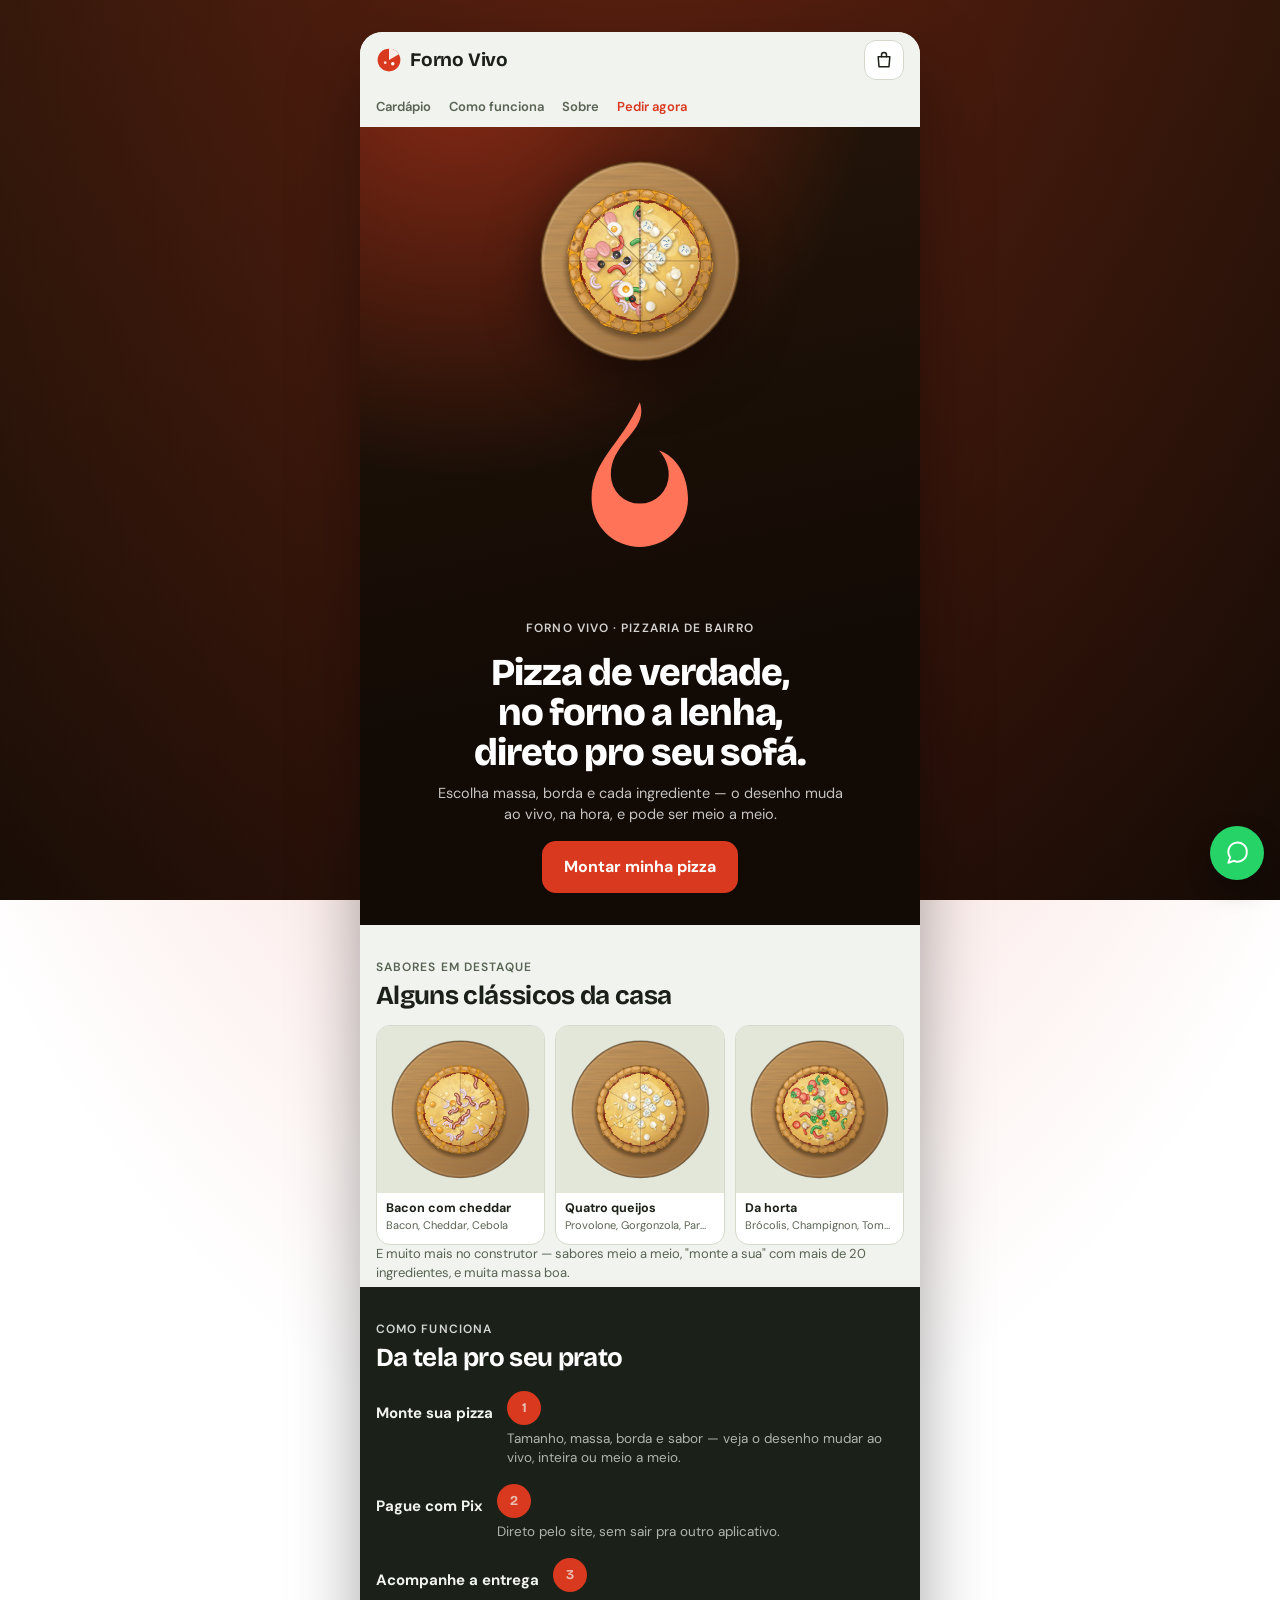
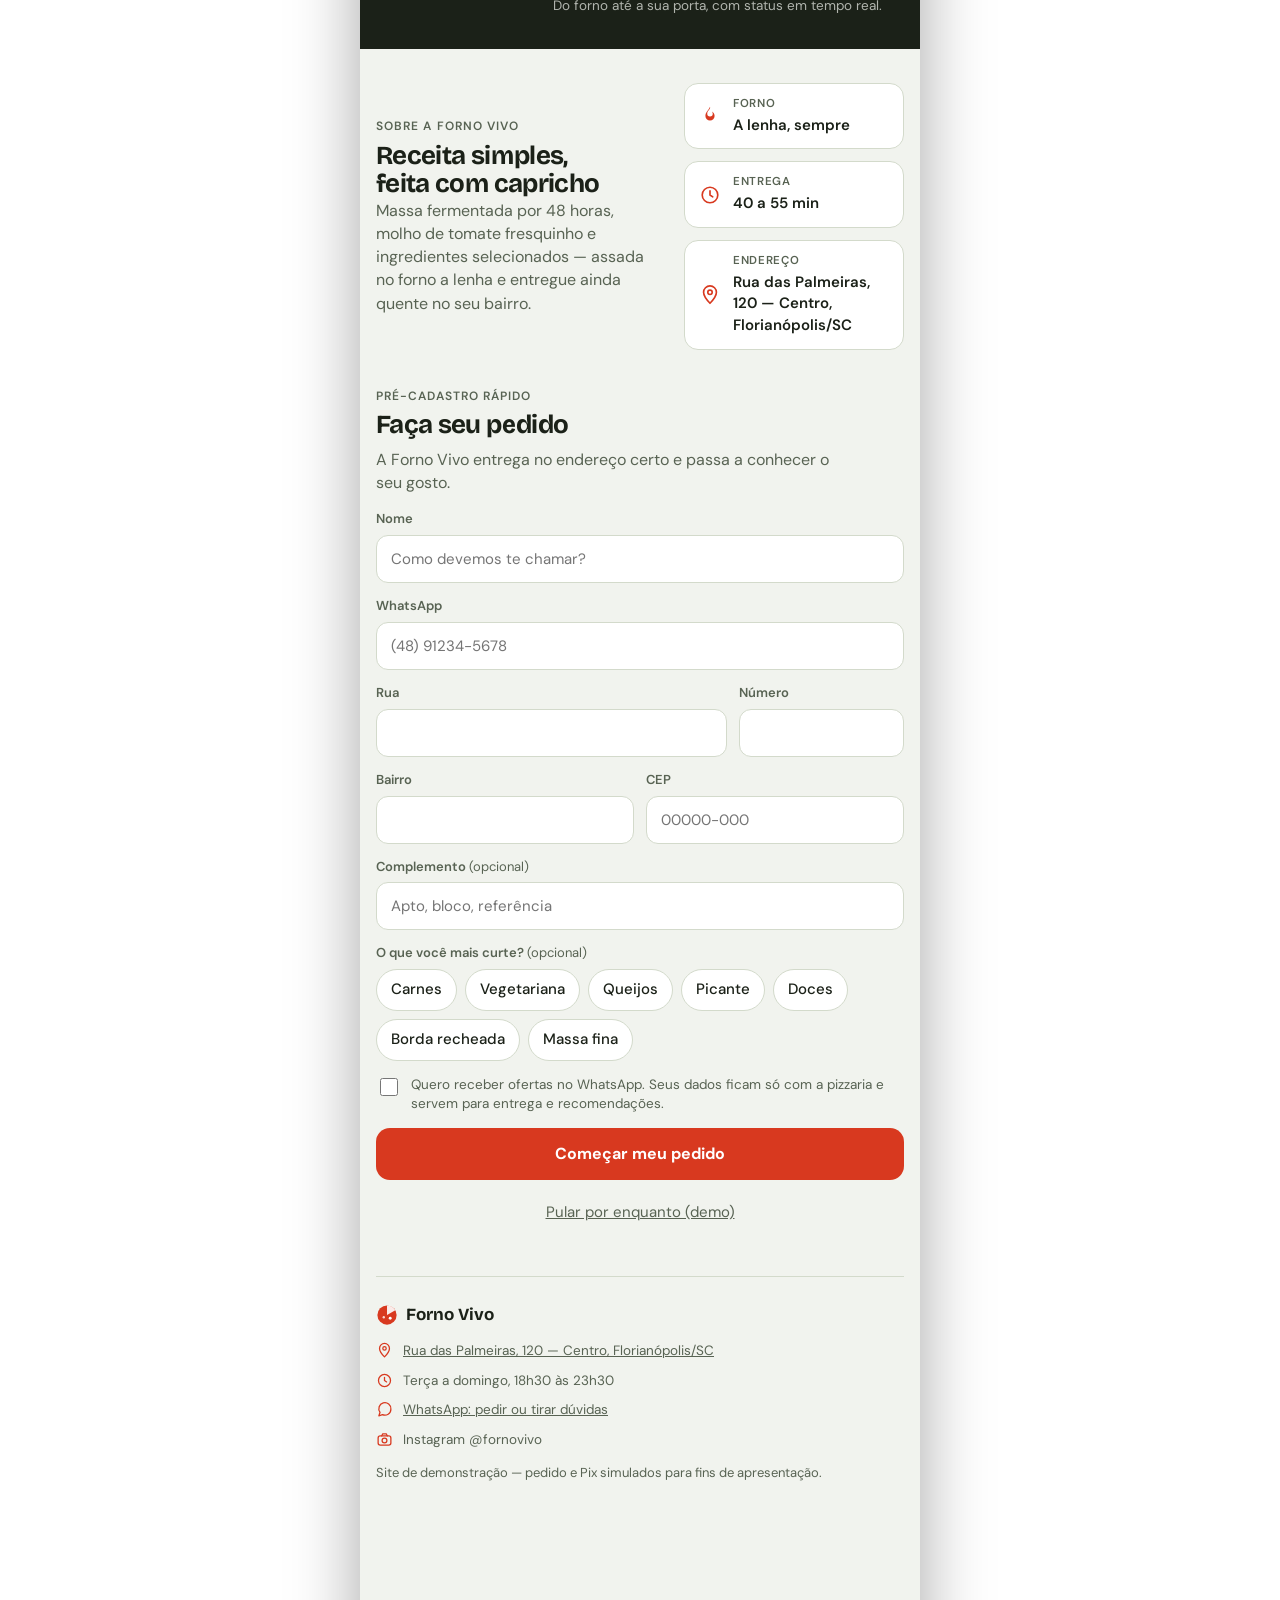
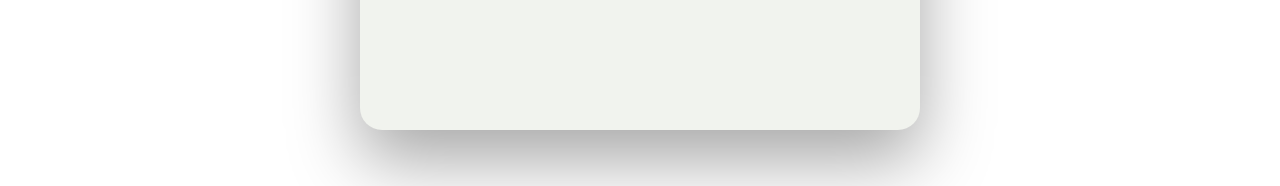
<file: forno-vivo-site/index.html>
<!doctype html>
<html lang="pt-BR">
<head>
<meta charset="utf-8">
<meta name="viewport" content="width=device-width, initial-scale=1, viewport-fit=cover">
<meta name="theme-color" content="#D8391F">
<title>Forno Vivo — Peça sua pizza online</title>
<meta name="description" content="Monte sua pizza, acompanhe o desenho mudar ao vivo e pague com Pix sem sair do site.">

<!-- Favicon inline (sem arquivo externo): uma fatia simples na cor da marca.
     Evita um pedido de rede a mais e o 404 de "favicon.ico ausente" que o
     navegador faz sozinho quando nenhum favicon é declarado. -->
<link rel="icon" href="data:image/svg+xml,%3Csvg xmlns='http://www.w3.org/2000/svg' viewBox='0 0 32 32'%3E%3Ccircle cx='16' cy='16' r='15' fill='%23D8391F'/%3E%3Ccircle cx='16' cy='16' r='10.5' fill='%23F4D06F'/%3E%3Ccircle cx='12' cy='13' r='1.6' fill='%23D8391F'/%3E%3Ccircle cx='19' cy='12.5' r='1.3' fill='%23D8391F'/%3E%3Ccircle cx='16' cy='19' r='1.5' fill='%23D8391F'/%3E%3Ccircle cx='21' cy='18' r='1.1' fill='%23D8391F'/%3E%3C/svg%3E">

<!-- Fonte: títulos em Bricolage Grotesque, texto em DM Sans (Google Fonts) -->
<link rel="preconnect" href="https://fonts.googleapis.com">
<link rel="stylesheet" href="https://fonts.googleapis.com/css2?family=Bricolage+Grotesque:opsz,wght@12..96,500..800&family=DM+Sans:opsz,wght@9..40,400..700&display=swap">

<!-- Todo o estilo do site vive em css/style.css (ver comentários lá dentro) -->
<link rel="stylesheet" href="css/style.css">
</head>
<body>

<!--
  Esta <svg> invisível (width/height 0) só existe para guardar as
  definições reutilizáveis (<defs>) usadas pelo desenho da pizza:
  gradientes (cor do queijo, da massa, do molho...) e filtros (textura
  da madeira, derretimento do queijo, sombra dos ingredientes...).
  Precisa ficar no HTML (não dá para mover para um arquivo externo),
  porque os elementos do desenho referenciam essas definições por
  id, com url(#id-do-gradiente-ou-filtro). Quem gera o restante do
  desenho é js/draw.js.
-->
<svg width="0" height="0" style="position:absolute" aria-hidden="true" focusable="false"><defs>

<linearGradient id="g-wood" x1="0" y1="0" x2="1" y2="1"><stop offset="0" stop-color="#C99C64"/><stop offset=".5" stop-color="#B2854F"/><stop offset="1" stop-color="#8F653A"/></linearGradient>
<radialGradient id="g-sauce" cx=".5" cy=".5" r=".5"><stop offset="0" stop-color="#C63D24"/><stop offset="1" stop-color="#8E2313"/></radialGradient>
<radialGradient id="g-cheese" cx=".42" cy=".38" r=".65"><stop offset="0" stop-color="#F8E29A"/><stop offset=".6" stop-color="#F1C963"/><stop offset="1" stop-color="#DDA240"/></radialGradient>
<radialGradient id="g-bubble" cx=".4" cy=".35" r=".7"><stop offset="0" stop-color="#FFF0B8"/><stop offset="1" stop-color="#EBBB57"/></radialGradient>
<radialGradient id="g-light" cx=".33" cy=".28" r=".85"><stop offset="0" stop-color="#fff" stop-opacity=".15"/><stop offset=".5" stop-color="#fff" stop-opacity="0"/><stop offset="1" stop-color="#1a0800" stop-opacity=".3"/></radialGradient>
<radialGradient id="g-tomato" cx=".4" cy=".35" r=".8"><stop offset="0" stop-color="#F26A50"/><stop offset="1" stop-color="#D02E1A"/></radialGradient>
<radialGradient id="g-cal" cx=".4" cy=".35" r=".8"><stop offset="0" stop-color="#C6402F"/><stop offset=".7" stop-color="#9A2018"/><stop offset="1" stop-color="#6E140E"/></radialGradient>
<radialGradient id="g-olive" cx=".35" cy=".3" r=".8"><stop offset="0" stop-color="#4c4c4c"/><stop offset="1" stop-color="#151515"/></radialGradient>
<linearGradient id="g-mush" x1="0" y1="0" x2="0" y2="1"><stop offset="0" stop-color="#F3E8D4"/><stop offset="1" stop-color="#CDB48D"/></linearGradient>
<radialGradient id="g-broc" cx=".4" cy=".35" r=".8"><stop offset="0" stop-color="#55B658"/><stop offset="1" stop-color="#216B2B"/></radialGradient>
<linearGradient id="g-leaf" x1="0" y1="0" x2="1" y2="1"><stop offset="0" stop-color="#82CE66"/><stop offset="1" stop-color="#2E7E34"/></linearGradient>
<radialGradient id="g-basil" cx=".4" cy=".35" r=".8"><stop offset="0" stop-color="#44B04E"/><stop offset="1" stop-color="#17602A"/></radialGradient>
<radialGradient id="g-corn" cx=".35" cy=".3" r=".8"><stop offset="0" stop-color="#FFE467"/><stop offset="1" stop-color="#E0A80A"/></radialGradient>
<radialGradient id="g-heart" cx=".4" cy=".35" r=".8"><stop offset="0" stop-color="#FFF6D9"/><stop offset="1" stop-color="#E9CF96"/></radialGradient>
<radialGradient id="g-white" cx=".4" cy=".35" r=".8"><stop offset="0" stop-color="#FFFFFF"/><stop offset="1" stop-color="#F0E9D9"/></radialGradient>
<radialGradient id="g-yolk" cx=".4" cy=".35" r=".75"><stop offset="0" stop-color="#FFD65A"/><stop offset="1" stop-color="#F08A00"/></radialGradient>
<linearGradient id="g-ham" x1="0" y1="0" x2="1" y2="1"><stop offset="0" stop-color="#F8BDB6"/><stop offset="1" stop-color="#E78681"/></linearGradient>
<radialGradient id="g-beef" cx=".4" cy=".35" r=".8"><stop offset="0" stop-color="#8E5236"/><stop offset="1" stop-color="#4B2717"/></radialGradient>
<linearGradient id="g-prov" x1="0" y1="0" x2="1" y2="1"><stop offset="0" stop-color="#FFF2BB"/><stop offset="1" stop-color="#F0CB5E"/></linearGradient>
<radialGradient id="g-gorg" cx=".4" cy=".35" r=".8"><stop offset="0" stop-color="#FCF9EE"/><stop offset="1" stop-color="#E2DDC8"/></radialGradient>
<radialGradient id="g-cream" cx=".4" cy=".3" r=".8"><stop offset="0" stop-color="#FFFFFF"/><stop offset="1" stop-color="#F3EACF"/></radialGradient>
<radialGradient id="g-cheddar" cx=".4" cy=".3" r=".8"><stop offset="0" stop-color="#FFC95E"/><stop offset="1" stop-color="#EF8C12"/></radialGradient>
<radialGradient id="g-choc" cx=".4" cy=".35" r=".8"><stop offset="0" stop-color="#6F3D26"/><stop offset="1" stop-color="#42221A"/></radialGradient>
<radialGradient id="g-straw" cx=".4" cy=".35" r=".8"><stop offset="0" stop-color="#FF7386"/><stop offset="1" stop-color="#C21D39"/></radialGradient>
<filter id="f-wood" x="0" y="0" width="100%" height="100%"><feTurbulence type="fractalNoise" baseFrequency="0.012 0.3" numOctaves="3" seed="4" result="n"/><feColorMatrix in="n" type="matrix" values="0 0 0 0 .32  0 0 0 0 .19  0 0 0 0 .08  0 0 0 .9 -.28" result="grain"/><feComposite in="grain" in2="SourceGraphic" operator="in" result="g2"/><feMerge><feMergeNode in="SourceGraphic"/><feMergeNode in="g2"/></feMerge></filter>
<filter id="f-edge" x="-8%" y="-8%" width="116%" height="116%"><feTurbulence type="fractalNoise" baseFrequency="0.05" numOctaves="2" seed="5" result="t"/><feDisplacementMap in="SourceGraphic" in2="t" scale="7" xChannelSelector="R" yChannelSelector="G"/></filter>
<filter id="f-crust" x="-8%" y="-8%" width="116%" height="116%"><feTurbulence type="fractalNoise" baseFrequency="0.04" numOctaves="2" seed="8" result="t"/><feDisplacementMap in="SourceGraphic" in2="t" scale="6" xChannelSelector="R" yChannelSelector="G" result="d"/><feGaussianBlur in="d" stdDeviation=".45"/></filter>
<filter id="f-cheese" x="-8%" y="-8%" width="116%" height="116%"><feTurbulence type="fractalNoise" baseFrequency="0.06" numOctaves="3" seed="12" result="t"/><feDisplacementMap in="SourceGraphic" in2="t" scale="9" xChannelSelector="R" yChannelSelector="B" result="d"/><feTurbulence type="fractalNoise" baseFrequency="0.09" numOctaves="2" seed="3" result="t2"/><feColorMatrix in="t2" type="matrix" values="0 0 0 0 .74  0 0 0 0 .44  0 0 0 0 .13  0 0 0 1.5 -.62" result="brown"/><feComposite in="brown" in2="d" operator="in" result="b2"/><feMerge><feMergeNode in="d"/><feMergeNode in="b2"/></feMerge></filter>
<filter id="f-drop" x="-5%" y="-5%" width="110%" height="110%"><feDropShadow dx=".8" dy="1.6" stdDeviation="1.3" flood-color="#3a1a05" flood-opacity=".5"/></filter>
<filter id="f-b1" x="-10%" y="-10%" width="120%" height="120%"><feGaussianBlur stdDeviation="1.1"/></filter>
<filter id="f-b3" x="-20%" y="-20%" width="140%" height="140%"><feGaussianBlur stdDeviation="4"/></filter>
</defs></svg>

<!--
  Estrutura mínima da página: um cabeçalho fixo (#hdr), a área de
  conteúdo que troca de tela (#view), a barra inferior de ação (#bar)
  e um aviso temporário (#toast). Todo o conteúdo de cada tela é
  gerado dinamicamente pelo JavaScript em js/app.js — isso é o que
  permite trocar de tela sem recarregar a página (comportamento de
  "app de uma página só").
-->
<div class="app" id="app">
  <header class="top" id="hdr"></header>
  <main id="view"></main>
  <div class="bar" id="bar" hidden></div>
  <div class="toast" id="toast" role="status" aria-live="polite" hidden></div>
  <div id="fab" hidden></div>
</div>

<!--
  Ordem de carregamento dos scripts — IMPORTA, porque cada um usa o que
  o anterior definiu (nenhum é um módulo ES, todos compartilham o mesmo
  escopo global, como arquivos clássicos de <script>):
    1. catalog.js → dados da pizzaria (o arquivo que você edita por cliente)
    2. core.js    → utilitários, estado e cálculo de preços
    3. draw.js    → motor de desenho da pizza em SVG
    4. app.js     → telas, navegação e ações (inicializa o app no final)
-->
<script src="js/catalog.js"></script>
<script src="js/core.js"></script>
<script src="js/draw.js"></script>
<script src="js/app.js"></script>
</body>
</html>
</file>
<file: forno-vivo-site/css/style.css>
/* ==========================================================================
   style.css — ESTILO DO SITE
   ==========================================================================
   Organização deste arquivo (procure pelos títulos em CAIXA ALTA):
     1. Tokens de design (cores, fontes) + suporte a modo escuro
     2. Reset básico e tipografia
     3. Cabeçalho / topo fixo
     5. Construtor de pizza (etapas, painel, desenho da pizza)
     6. Selos sem foto (bebidas, confirmação) + 6B. Home/landing
        (hero, destaques, como funciona, sobre — tudo sem nenhuma foto de
        banco de imagens; o visual é sempre o desenho SVG da pizza)
     7. Barra inferior fixa (resumo + botão avançar)
     8. Carrinho
     9. Checkout / pagamento Pix / confirmação
     10. Diversos (toast, acessibilidade, impressão)
     11. RESPONSIVO — tablet e desktop (mobile-first: tudo acima já
         funciona em qualquer tela; aqui só ampliamos o layout)
   Observação: não existe NENHUMA imagem/foto externa neste site — nem
   local, nem de banco de imagens. Isso foi uma decisão deliberada (ver
   catalog.js, seção 9) para o site carregar rápido, nunca mostrar uma
   imagem quebrada e manter uma identidade visual 100% consistente.
   ========================================================================== */

/* --------------------------------------------------------------------------
   1. TOKENS DE DESIGN
   -------------------------------------------------------------------------- */
:root {
  --hdr: 56px;
  --bg: #F1F3EE; --surface: #FFFFFF; --surface2: #E4E9DF; --ink: #1B2118; --muted: #586353; --line: #D3DACB;
  --accent-l: #D8391F; --accent-d: #FF7359; --accent: var(--accent-l); --on-accent: #FFFFFF;
  --bad: #B3261E; --board: #E2E7DA; --board-line: #C9D1BF;
  --display: "Bricolage Grotesque", "DM Sans", system-ui, -apple-system, "Segoe UI", sans-serif;
  --body: "DM Sans", system-ui, -apple-system, "Segoe UI", sans-serif;
  --radius-card: 22px;
}
/* Modo escuro automático (segue a preferência do sistema do visitante) */
@media (prefers-color-scheme: dark) {
  :root:not([data-theme="light"]) {
    --bg: #141913; --surface: #1E251C; --surface2: #262F23; --ink: #EEF2E9; --muted: #A3AE9E; --line: #33402F;
    --accent: var(--accent-d); --on-accent: #1A0E0A; --bad: #FF8A80; --board: #222A1F; --board-line: #34412F;
  }
}
/* Permite forçar o tema via atributo data-theme, se um dia for preciso */
:root[data-theme="dark"] {
  --bg: #141913; --surface: #1E251C; --surface2: #262F23; --ink: #EEF2E9; --muted: #A3AE9E; --line: #33402F;
  --accent: var(--accent-d); --on-accent: #1A0E0A; --bad: #FF8A80; --board: #222A1F; --board-line: #34412F;
}

/* --------------------------------------------------------------------------
   2. RESET BÁSICO E TIPOGRAFIA
   -------------------------------------------------------------------------- */
*{box-sizing:border-box}
html,body{margin:0}
body{background:var(--bg);color:var(--ink);font:400 15px/1.45 var(--body);-webkit-font-smoothing:antialiased}
button{font:inherit;color:inherit;cursor:pointer}
input,textarea{font:inherit}
img{max-width:100%;display:block}
:focus-visible{outline:2px solid var(--accent);outline-offset:2px}

.app{max-width:480px;margin:0 auto;padding-inline:16px;padding-bottom:120px;min-height:100%}

h1,.h2{font-family:var(--display);font-weight:700;letter-spacing:-.025em;margin:0;text-wrap:balance}
h1{font-size:clamp(30px,9vw,40px);line-height:1.02}
.h2{font-size:26px;line-height:1.1}
.lead{color:var(--muted);margin:0;font-size:16px;text-wrap:pretty}
.eyebrow{font-size:12px;letter-spacing:.09em;text-transform:uppercase;color:var(--muted);font-weight:600;margin:0 0 6px}
.fine{font-size:13px;color:var(--muted);margin:0;text-wrap:pretty}

.form{display:grid;gap:14px;margin-top:10px}
.f{display:grid;gap:6px;min-width:0}
.row2{display:grid;grid-template-columns:1fr 1fr;gap:12px}
.row3{display:grid;grid-template-columns:1.7fr .8fr;gap:12px}
label,.lbl{font-size:13px;font-weight:600;color:var(--muted)}
label span,.lbl span{font-weight:400}
input[type=text],input[type=tel],textarea{width:100%;height:48px;border:1px solid var(--line);background:var(--surface);color:var(--ink);border-radius:12px;padding:0 14px}
textarea{height:84px;padding:12px 14px;resize:none}
.err{font-size:12.5px;color:var(--bad)}
.check{display:flex;gap:10px;align-items:flex-start;font-weight:400;font-size:13.5px;color:var(--muted)}
.check input{margin-top:3px;width:18px;height:18px;accent-color:var(--accent);flex:none}

.btn{height:52px;padding:0 22px;border:0;border-radius:14px;background:var(--accent);color:var(--on-accent);font-weight:700;font-size:16px;white-space:nowrap;display:inline-flex;align-items:center;justify-content:center;gap:8px}
.btn:disabled{opacity:.45;cursor:not-allowed}
.btn.sec{background:transparent;color:var(--ink);border:1px solid var(--line)}
.btn.block{width:100%}
.btn svg{width:18px;height:18px;flex:none}
.link{background:none;border:0;color:var(--muted);text-decoration:underline;padding:8px;justify-self:center}

.chips{display:flex;flex-wrap:wrap;gap:8px}
.chip{display:inline-flex;align-items:center;gap:8px;padding:9px 14px;border:1px solid var(--line);background:var(--surface);border-radius:999px;font-weight:500}
.chip em{font-style:normal;font-size:12.5px;color:var(--muted);font-variant-numeric:tabular-nums}
.chip[aria-pressed="true"]{background:var(--accent);border-color:var(--accent);color:var(--on-accent)}
.chip[aria-pressed="true"] em{color:inherit;opacity:.85}

/* --------------------------------------------------------------------------
   3. CABEÇALHO / TOPO FIXO
   -------------------------------------------------------------------------- */
.top{position:sticky;top:env(safe-area-inset-top,0px);z-index:30;display:flex;align-items:center;justify-content:space-between;gap:8px;height:var(--hdr);background:var(--bg);margin-inline:-16px;padding-inline:16px}
.brand{display:flex;align-items:center;gap:8px;border:0;background:none;padding:0;font-family:var(--display);font-weight:700;font-size:19px;letter-spacing:-.01em;min-width:0}
.brand .mark svg{width:26px;height:26px;display:block}
.bname{white-space:nowrap;overflow:hidden;text-overflow:ellipsis}
.top-r{display:flex;align-items:center;gap:8px}
.cartbtn{position:relative;width:40px;height:40px;border-radius:12px;border:1px solid var(--line);background:var(--surface);display:grid;place-items:center;padding:0}
.cartbtn svg{width:20px;height:20px}
.badge{position:absolute;top:-7px;right:-7px;min-width:20px;height:20px;padding:0 5px;border-radius:10px;background:var(--accent);color:var(--on-accent);font-size:12px;font-weight:700;display:grid;place-items:center}

/* --------------------------------------------------------------------------
   5. CONSTRUTOR DE PIZZA
   -------------------------------------------------------------------------- */
.stage{position:sticky;top:calc(env(safe-area-inset-top,0px) + var(--hdr));z-index:10;background:var(--bg);padding-block:2px 8px}
#pzMount svg{display:block;margin:0 auto;height:min(52vw,212px);width:auto;aspect-ratio:1;max-width:100%}
.stage-meta{display:flex;justify-content:space-between;gap:12px;font-size:13px;color:var(--muted);margin-top:2px}
.stage-meta b{color:var(--ink);font-weight:700;text-align:right}
.steps{display:grid;grid-template-columns:repeat(4,minmax(0,1fr));gap:6px;margin-block:6px 16px}
.st{border:1px solid var(--line);background:var(--surface);border-radius:12px;padding:8px 7px;text-align:left;min-width:0}
.st .l{display:block;font-size:10.5px;letter-spacing:.07em;text-transform:uppercase;color:var(--muted);font-weight:600}
.st .v{display:block;font-weight:600;font-size:12.5px;white-space:nowrap;overflow:hidden;text-overflow:ellipsis}
.st.on{border-color:var(--accent);background:color-mix(in srgb,var(--accent) 9%,var(--surface))}
.panel h2{font-family:var(--display);font-size:22px;margin:0 0 4px;letter-spacing:-.015em}
.hint{color:var(--muted);margin:0 0 12px;font-size:14px;text-wrap:pretty}
.opts{display:grid;gap:8px}
.opt{display:flex;align-items:center;gap:12px;text-align:left;width:100%;padding:13px 14px;border-radius:14px;border:1px solid var(--line);background:var(--surface)}
.opt.sel{border-color:var(--accent);box-shadow:0 0 0 1px var(--accent);background:color-mix(in srgb,var(--accent) 8%,var(--surface))}
.o-main{flex:1;min-width:0;display:grid;gap:1px}
.o-main b{font-weight:600}
.o-main small{color:var(--muted);font-size:13px}
.o-r{font-variant-numeric:tabular-nums;font-weight:600;font-size:14px;white-space:nowrap}
.dot{width:26px;height:26px;border-radius:50%;flex:none;border:1px solid rgba(0,0,0,.18)}
.seg{display:grid;grid-template-columns:1fr 1fr;padding:4px;background:var(--surface2);border-radius:14px;gap:4px;margin-bottom:14px}
.seg button{border:0;background:transparent;padding:10px;border-radius:11px;font-weight:600;color:var(--muted)}
.seg button.on{background:var(--surface);color:var(--ink);box-shadow:0 1px 4px rgba(0,0,0,.14)}
.grp{margin-top:16px}
.grp h3{font-size:12px;letter-spacing:.08em;text-transform:uppercase;color:var(--muted);margin:0 0 8px;font-weight:600}
.count{display:flex;justify-content:space-between;align-items:center;margin-top:16px;color:var(--muted);font-size:13.5px}

/* Aviso de meio a meio (etapa Sabor): mostra os 2 sabores escolhidos
   (ou um convite a escolher o segundo) acima da lista de sabores */
.half-note{margin:0 0 12px;padding:10px 14px;border-radius:12px;background:color-mix(in srgb,var(--accent) 10%,var(--surface));font-size:13.5px}
.half-note span{color:var(--muted);font-weight:400}
.half-note.muted{background:var(--surface2);color:var(--muted)}
/* Selinho "1ª"/"2ª" no cartão do sabor já escolhido, para o cliente
   saber qual metade da pizza aquele sabor vai ocupar no desenho */
.half-badge{flex:none;width:24px;height:24px;border-radius:50%;background:var(--accent);color:var(--on-accent);display:grid;place-items:center;font-size:11px;font-weight:700}

/* Pizza em SVG: estado inicial de cada pedaço (escondido) e animação de
   entrada quando o ingrediente é marcado (classe .on aplicada via JS) */
.pz-scale{transition:transform .5s cubic-bezier(.3,1.3,.5,1);transform-origin:0 0}
.ing .pc{opacity:0;transform:scale(.3);transform-box:fill-box;transform-origin:center;transition:opacity .2s ease,transform .25s ease}
.ing.on .pc{opacity:1;transform:none;transition:opacity .25s ease var(--d,0s),transform .45s cubic-bezier(.2,1.5,.4,1) var(--d,0s)}

/* --------------------------------------------------------------------------
   6. SELOS SEM FOTO (bebidas no carrinho, confirmação de pedido)
   -------------------------------------------------------------------------- */
.drinks-row{display:flex;gap:12px;align-items:flex-start}
.drinks-icon{width:50px;height:50px;border-radius:14px;flex:none;margin-top:2px;background:color-mix(in srgb,var(--accent) 14%,var(--surface));display:grid;place-items:center;color:var(--accent)}
.drinks-icon svg{width:24px;height:24px}
.drinks-list{flex:1;min-width:0}
.done-check{width:72px;height:72px;margin:4px auto 0}
.done-check svg{width:100%;height:100%;display:block}

/* --------------------------------------------------------------------------
   6B. HOME / LANDING (seções da página inicial, antes do pré-cadastro)
   -------------------------------------------------------------------------- */
/* Navegação rápida por âncoras no topo da home */
.subnav{display:flex;gap:18px;overflow-x:auto;padding:10px 0;margin-inline:-16px;padding-inline:16px;scrollbar-width:none}
.subnav::-webkit-scrollbar{display:none}
.subnav a{flex:none;color:var(--muted);text-decoration:none;font-weight:600;font-size:13px;white-space:nowrap}
.subnav a.subnav-cta{color:var(--accent)}

/* Hero SEM FOTO DE BANCO: bloco de cor forte da marca com a pizza
   desenhada ao vivo como visual principal — mais rápido, mais honesto
   (é o produto de verdade) e nunca "quebra" por falha de rede. */
.hero2{position:relative;margin-inline:-16px;overflow:hidden;border-radius:0 0 26px 26px;padding:30px 22px 32px;display:grid;gap:18px;justify-items:center;text-align:center;color:#fff;
  background:
    radial-gradient(120% 90% at 18% -12%, color-mix(in srgb,var(--accent) 60%,transparent) 0%, transparent 62%),
    linear-gradient(168deg,#241509 0%,#120a05 70%);}
.hero2-pizza{width:min(54vw,208px)}
.hero2-pizza svg{width:100%;height:auto;display:block;filter:drop-shadow(0 16px 26px rgba(0,0,0,.5))}
.hero2-content{display:grid;gap:10px;justify-items:center;max-width:42ch}
.eyebrow-light{color:rgba(255,255,255,.82)}
.eyebrow-light svg{color:var(--accent-d)!important}
.hero2-title{font-family:var(--display);font-weight:800;letter-spacing:-.03em;font-size:clamp(26px,7.4vw,38px);line-height:1.05;color:#fff;margin:0;text-wrap:balance}
.hero2-sub{margin:0;color:rgba(255,255,255,.76);font-size:14.5px;text-wrap:pretty}
.hero2-cta{display:inline-flex;text-decoration:none;margin-top:6px}

/* Seções genéricas da home: espaçamento consistente entre blocos */
.section{padding-block:34px 4px}
.section:first-of-type{padding-top:26px}
.section .eyebrow{display:flex;align-items:center;gap:6px}
.section .eyebrow svg{width:14px;height:14px;color:var(--accent)}

/* Grade de sabores em destaque: cada cartão mostra o MESMO desenho ao
   vivo da pizza (em miniatura, parado), nunca uma foto de banco */
.flavor-grid{display:grid;grid-template-columns:repeat(3,1fr);gap:10px;margin-top:14px}
.flavor-card{margin:0;border-radius:14px;overflow:hidden;background:var(--surface);border:1px solid var(--line)}
.flavor-mini{aspect-ratio:1;background:var(--board);display:grid;place-items:center;padding:6px}
.flavor-mini svg{width:92%;height:92%}
.flavor-card figcaption{padding:8px 9px 10px;display:grid;gap:2px}
.flavor-card b{font-size:12.5px;line-height:1.2}
.flavor-card span{font-size:11px;color:var(--muted);display:block;overflow:hidden;text-overflow:ellipsis;white-space:nowrap}

/* "Como funciona": bloco de cor cheia, ao estilo de uma marca confiante */
.band{background:var(--ink);color:var(--bg);margin-inline:-16px;padding:34px 16px;border-radius:26px}
.h2.light{color:#fff}
.how-steps{list-style:none;margin:18px 0 0;padding:0;display:grid;gap:16px}
.how-steps li{display:grid;grid-template-columns:auto 1fr;gap:4px 14px;align-items:baseline}
.how-n{grid-row:span 2;width:34px;height:34px;border-radius:50%;background:var(--accent);color:var(--on-accent);display:grid;place-items:center;font-family:var(--display);font-weight:700}
.how-steps b{font-weight:700}
.how-steps span{color:color-mix(in srgb,var(--bg) 70%,transparent);font-size:13.5px;grid-column:2}

/* Sobre a pizzaria: sem foto — texto + uma pequena "ficha técnica" com
   ícones (forno, prazo de entrega, horário), em vez de imagem */
.about{display:grid;gap:22px}
.about-facts{margin:0;display:grid;gap:12px}
.about-facts > div{display:flex;align-items:center;gap:12px;background:var(--surface);border:1px solid var(--line);border-radius:14px;padding:12px 14px}
.about-facts svg{width:22px;height:22px;flex:none;color:var(--accent)}
.about-facts dt{font-size:11.5px;letter-spacing:.06em;text-transform:uppercase;color:var(--muted);font-weight:600}
.about-facts dd{margin:2px 0 0;font-weight:600}

/* Rodapé */
.site-footer{margin-top:40px;padding:26px 0 120px;border-top:1px solid var(--line);display:grid;gap:14px}
.footer-brand{display:flex;align-items:center;gap:8px;font-family:var(--display);font-weight:700;font-size:17px}
.footer-brand .mark svg{width:22px;height:22px;display:block}
.footer-list{list-style:none;margin:0;padding:0;display:grid;gap:10px}
.footer-list li{display:flex;align-items:flex-start;gap:10px;font-size:13.5px;color:var(--muted)}
.footer-list svg{width:17px;height:17px;flex:none;margin-top:1px;color:var(--accent)}
.footer-list a{color:inherit;text-decoration:underline}

/* Botão flutuante de WhatsApp */
.fab-whats{position:fixed;right:16px;bottom:calc(20px + env(safe-area-inset-bottom,0px));width:54px;height:54px;border-radius:50%;background:#25D366;color:#fff;display:grid;place-items:center;box-shadow:0 10px 24px rgba(0,0,0,.28);z-index:45}
.fab-whats svg{width:26px;height:26px}

/* --------------------------------------------------------------------------
   7. BARRA INFERIOR FIXA
   -------------------------------------------------------------------------- */
.bar{position:fixed;left:0;right:0;bottom:0;z-index:40;background:color-mix(in srgb,var(--bg) 92%,transparent);-webkit-backdrop-filter:blur(10px);backdrop-filter:blur(10px);border-top:1px solid var(--line);padding:12px 16px calc(12px + env(safe-area-inset-bottom,0px))}
.bar-in{max-width:480px;margin:0 auto;display:flex;align-items:center;gap:14px;justify-content:space-between}
.bar-l{min-width:0;display:grid}
.bar-l small{color:var(--muted);font-size:12.5px;white-space:nowrap;overflow:hidden;text-overflow:ellipsis}
.bar-l strong{font-family:var(--display);font-size:23px;font-variant-numeric:tabular-nums;letter-spacing:-.01em}

/* --------------------------------------------------------------------------
   8. CARRINHO
   -------------------------------------------------------------------------- */
.sec-h{font-family:var(--display);font-size:20px;margin:22px 0 4px;letter-spacing:-.01em}
.cartitem{display:grid;grid-template-columns:60px minmax(0,1fr) auto;gap:12px;padding:12px 0;border-bottom:1px solid var(--line);align-items:center}
.cartitem svg{width:60px;height:60px;display:block}
.ci-t{display:grid;gap:2px;min-width:0}
.ci-t b{font-weight:600}
.ci-t small{color:var(--muted);font-size:13px}
.ci-r{display:grid;gap:6px;justify-items:end}
.ci-p{font-weight:700;font-variant-numeric:tabular-nums}
.qty{display:inline-flex;align-items:center;border:1px solid var(--line);border-radius:999px;background:var(--surface)}
.qty button{width:34px;height:34px;border:0;background:none;font-size:18px;line-height:1}
.qty span{min-width:22px;text-align:center;font-variant-numeric:tabular-nums;font-weight:600}
.rm{background:none;border:0;color:var(--muted);font-size:12.5px;text-decoration:underline;padding:0}
.drink{display:flex;align-items:center;justify-content:space-between;gap:12px;padding:10px 0;border-bottom:1px solid var(--line)}
.drink b{font-weight:500}
.drink small{color:var(--muted);display:block}
.sum{display:grid;gap:8px;padding:16px 0 4px}
.sum div{display:flex;justify-content:space-between;font-variant-numeric:tabular-nums}
.sum .tot{font-weight:700;font-size:19px;border-top:1px solid var(--line);padding-top:12px;margin-top:4px}
.empty{text-align:center;padding:40px 8px;display:grid;gap:14px;justify-items:center}
.actions{display:grid;gap:10px;margin-top:16px}

/* --------------------------------------------------------------------------
   9. CHECKOUT / PIX / CONFIRMAÇÃO
   -------------------------------------------------------------------------- */
.box{background:var(--surface);border:1px solid var(--line);border-radius:16px;padding:14px 16px;display:grid;gap:4px}
.box b{font-weight:600}
.box small{color:var(--muted)}
.box .edit{justify-self:start;padding:6px 0 0}
.pay{display:flex;align-items:center;gap:12px;padding:13px 14px;border-radius:14px;border:1px solid var(--line);background:var(--surface)}
.pay.sel{border-color:var(--accent);box-shadow:0 0 0 1px var(--accent)}
.pay.off{opacity:.55}
.pay .tag{margin-left:auto;font-size:12px;font-weight:600;color:var(--muted)}
.pay.sel .tag{color:var(--accent)}

.pixv{display:grid;gap:14px;justify-items:center;text-align:center;padding-block:8px}
.pixv .lead{max-width:34ch}
.qr{width:212px;max-width:100%;background:#fff;padding:10px;border-radius:14px;border:1px solid var(--line)}
.qr svg{display:block;width:100%;height:auto}
.pixtotal{font-family:var(--display);font-size:32px;font-weight:700;letter-spacing:-.02em;font-variant-numeric:tabular-nums}
.code{font-family:ui-monospace,SFMono-Regular,Menlo,monospace;font-size:13px;background:var(--surface2);padding:10px 12px;border-radius:10px;word-break:break-all;user-select:all;width:100%}
.timer{margin:0;color:var(--muted)}
.timer b{color:var(--ink);font-variant-numeric:tabular-nums}

.done{display:grid;gap:16px;padding-block:8px}
.track{list-style:none;margin:0;padding:0;display:grid}
.track li{position:relative;display:flex;gap:14px;align-items:center;padding:9px 0;color:var(--muted)}
.track li::before{content:"";width:14px;height:14px;border-radius:50%;border:2px solid var(--line);background:var(--bg);flex:none;z-index:1}
.track li::after{content:"";position:absolute;left:6px;top:calc(50% + 8px);width:2px;height:100%;background:var(--line)}
.track li:last-child::after{display:none}
.track li.done{color:var(--ink)}
.track li.done::before{background:var(--accent);border-color:var(--accent)}
.track li.done::after{background:var(--accent)}
.track li.now{color:var(--ink);font-weight:700}
.track li.now::before{border-color:var(--accent);background:var(--bg)}
.insight{background:var(--surface);border:1px dashed var(--line);border-radius:16px;padding:14px 16px;display:grid;gap:10px}
.insight h3{margin:0;font-family:var(--display);font-size:17px}
.insight dl{margin:0;display:grid;grid-template-columns:auto 1fr;gap:6px 14px;font-size:14px}
.insight dt{color:var(--muted)}
.insight dd{margin:0;font-weight:500;text-align:right}

/* --------------------------------------------------------------------------
   10. DIVERSOS
   -------------------------------------------------------------------------- */
.toast{position:fixed;left:50%;transform:translateX(-50%);bottom:calc(96px + env(safe-area-inset-bottom,0px));background:var(--ink);color:var(--bg);padding:10px 16px;border-radius:12px;z-index:60;max-width:calc(100% - 32px);font-size:14px;box-shadow:0 6px 24px rgba(0,0,0,.25)}

@media (prefers-reduced-motion: reduce) {
  *,*::before,*::after{animation:none!important;transition:none!important}
}

/* --------------------------------------------------------------------------
   11. RESPONSIVO — TABLET E DESKTOP
   --------------------------------------------------------------------------
   Abordagem "mobile-first": todo o CSS acima já funciona em qualquer
   tamanho de tela, porque usa um cartão central de largura máxima fixa
   (.app{max-width:480px}). A partir daqui só enriquecemos o layout para
   telas maiores: um fundo com foto atrás do cartão, cartão com sombra e
   cantos arredondados, e um pouco mais de respiro — sem duplicar regras.
   -------------------------------------------------------------------------- */
@media (min-width: 760px) {
  body{
    min-height:100vh;
    /* Fundo decorativo atrás do "cartão" do site em telas largas: um
       degradê nas cores da marca — sem foto nenhuma, de propósito (ver
       catalog.js, seção 9), então nunca depende de uma imagem carregar. */
    background:
      radial-gradient(120% 90% at 50% -10%, color-mix(in srgb,var(--accent) 35%,transparent) 0%, transparent 60%),
      linear-gradient(165deg,#241509 0%,#120a05 100%) fixed;
  }
  .app{
    max-width:560px;margin:32px auto 56px;background:var(--bg);
    border-radius:var(--radius-card);box-shadow:0 30px 70px rgba(0,0,0,.35);
    overflow:hidden;padding-bottom:128px;min-height:0;
  }
  .top{border-radius:var(--radius-card) var(--radius-card) 0 0}
  .bar{position:absolute}
  .hero2,.band{margin-inline:-16px;border-radius:0}
  .stage{top:var(--hdr)}
  .about{grid-template-columns:1.3fr 1fr;align-items:center}
}

/* --------------------------------------------------------------------------
   12. IMPRESSÃO (útil para a ficha da cozinha, ver tela "Pedido confirmado")
   -------------------------------------------------------------------------- */
@media print {
  .top,.bar,.toast,form,.btn{display:none!important}
  body,.app{background:#fff;box-shadow:none;max-width:none}
}
</file>
